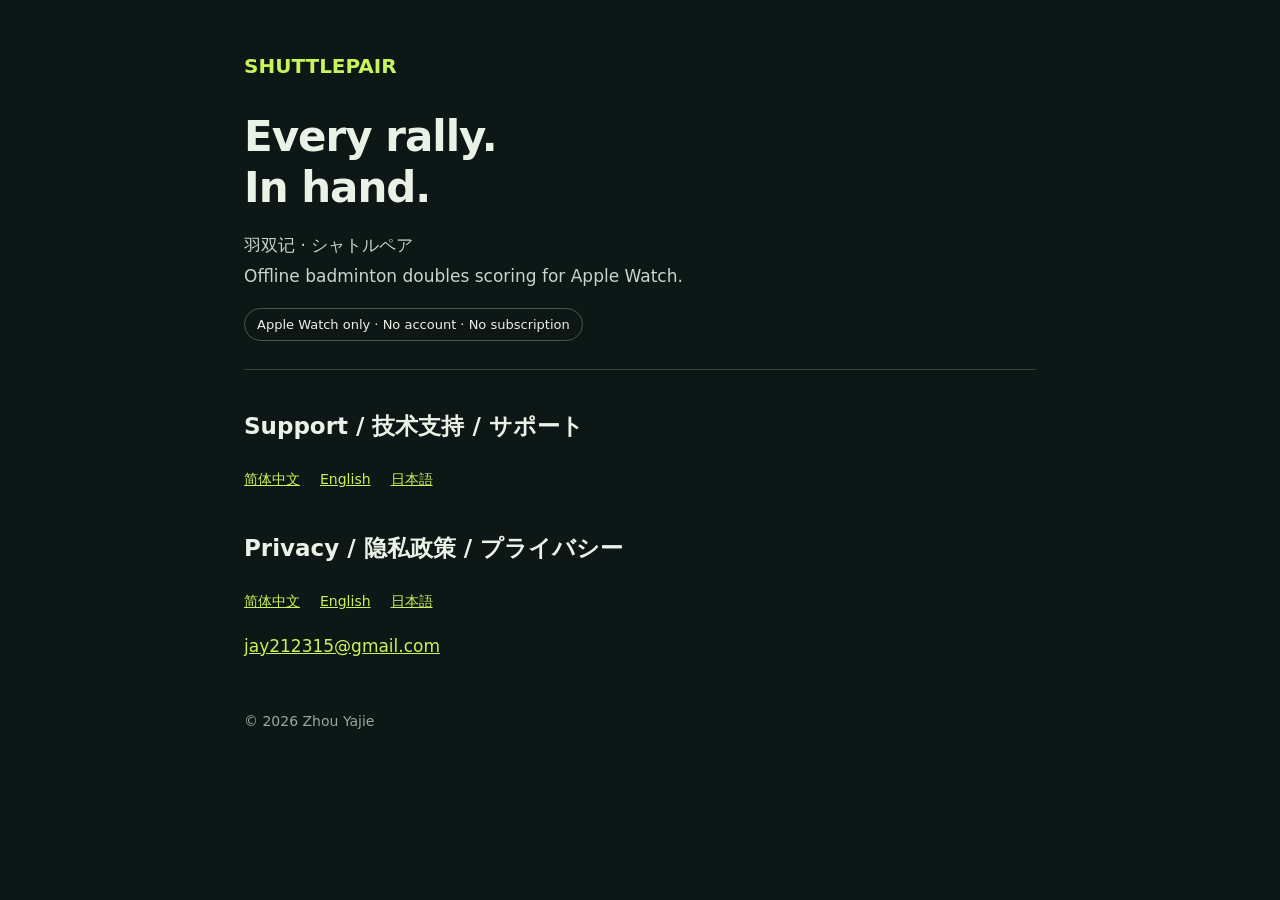
<file: index.html>
<!doctype html><html lang="en"><head><meta charset="utf-8"><meta name="viewport" content="width=device-width,initial-scale=1"><title>ShuttlePair · 羽双记 · シャトルペア</title><link rel="stylesheet" href="style.css"></head><body><main><header><div class="brand">SHUTTLEPAIR</div><h1>Every rally.<br>In hand.</h1><p>羽双记 · シャトルペア<br>Offline badminton doubles scoring for Apple Watch.</p><span class="badge">Apple Watch only · No account · No subscription</span></header><h2>Support / 技术支持 / サポート</h2><nav><a href="zh-Hans/support.html">简体中文</a><a href="en/support.html">English</a><a href="ja/support.html">日本語</a></nav><h2>Privacy / 隐私政策 / プライバシー</h2><nav><a href="zh-Hans/privacy.html">简体中文</a><a href="en/privacy.html">English</a><a href="ja/privacy.html">日本語</a></nav><p><a href="mailto:jay212315@gmail.com">jay212315@gmail.com</a></p><footer>© 2026 Zhou Yajie</footer></main></body></html>
</file>
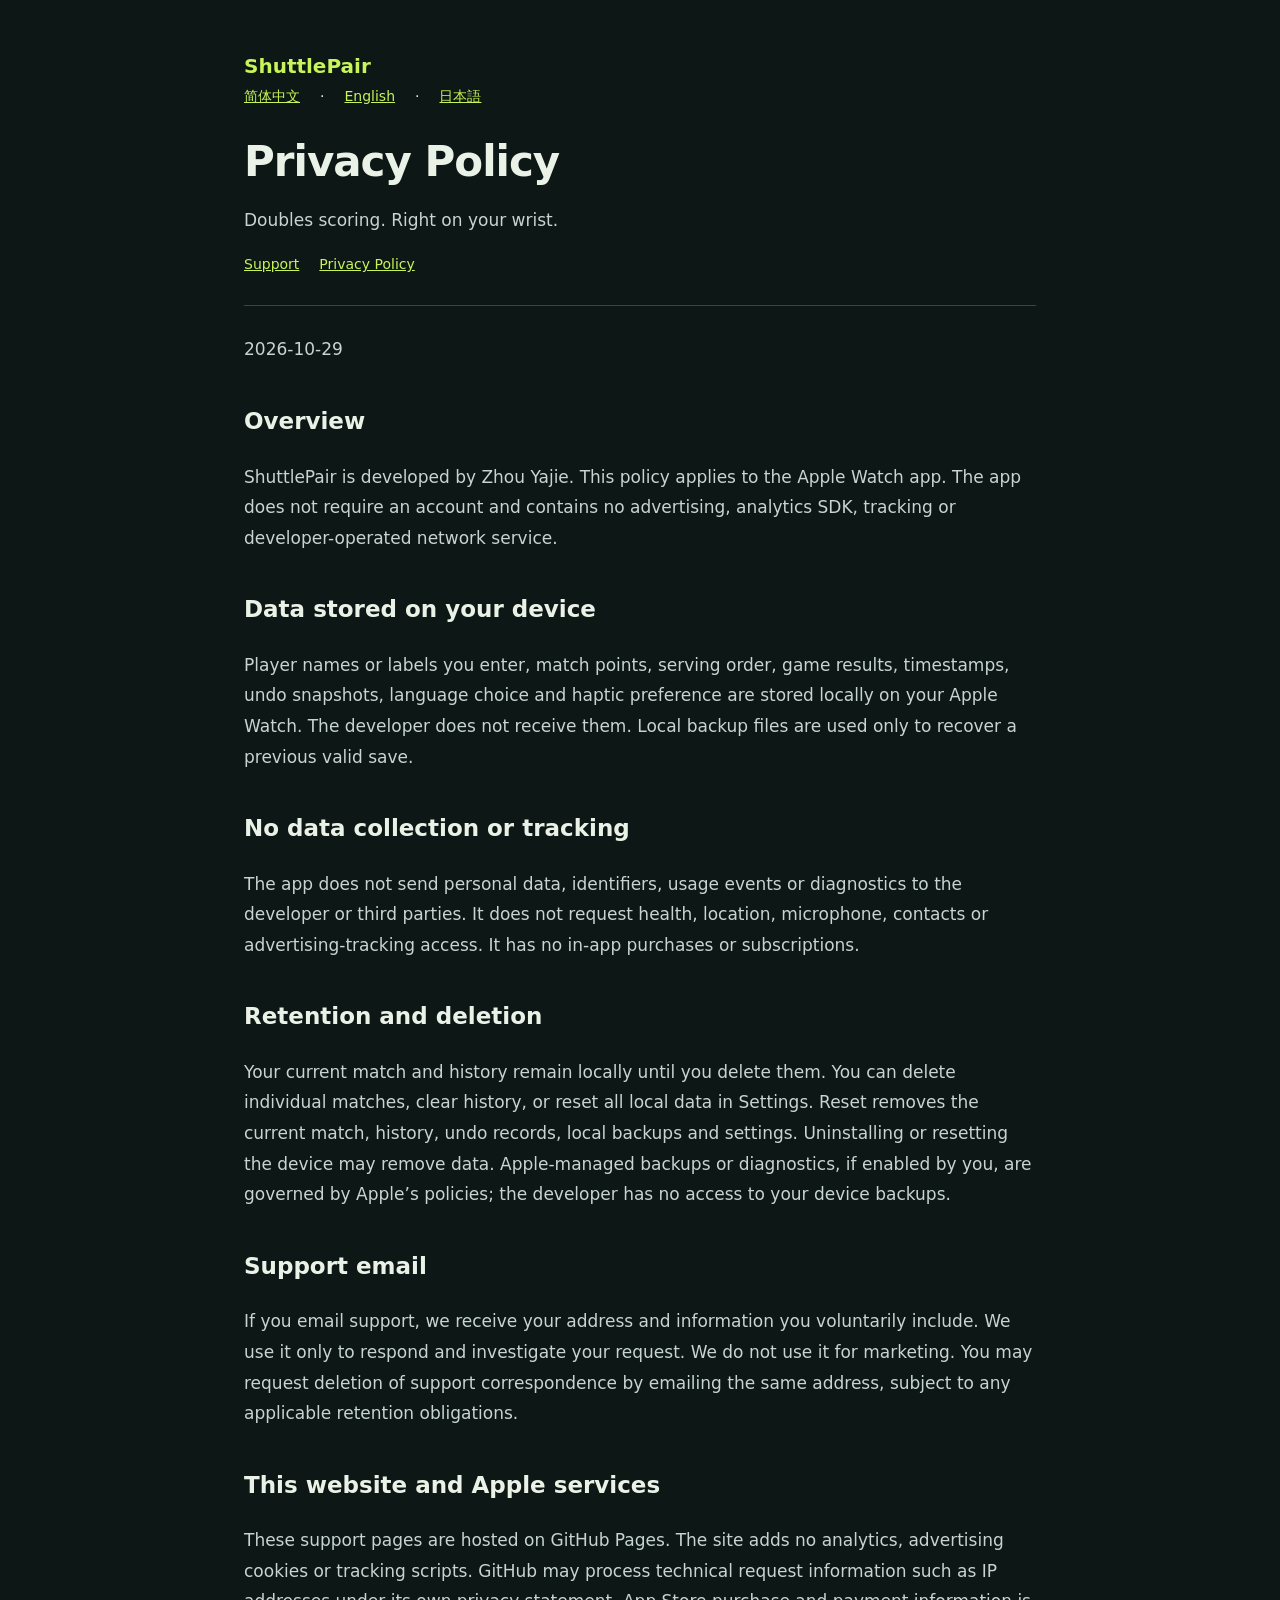
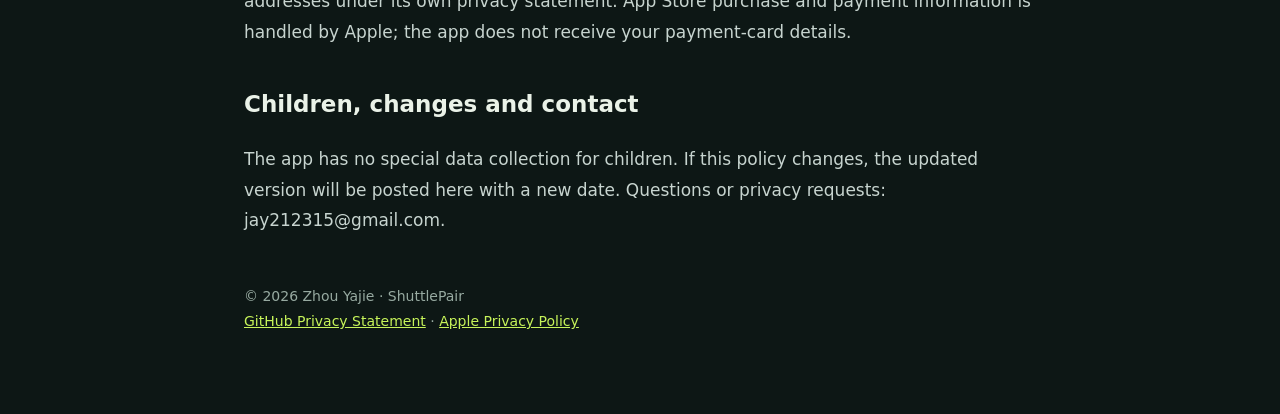
<file: en/privacy.html>
<!doctype html><html lang="en"><head><meta charset="utf-8"><meta name="viewport" content="width=device-width,initial-scale=1"><title>ShuttlePair · Privacy Policy</title><meta name="description" content="An offline, manual badminton doubles scorekeeper for Apple Watch. Track points, service order and service-court positions without an iPhone companion app."><link rel="stylesheet" href="../style.css"></head><body><main><header><div class="brand">ShuttlePair</div><nav><a href="../zh-Hans/privacy.html">简体中文</a> · <a href="../en/privacy.html">English</a> · <a href="../ja/privacy.html">日本語</a></nav><h1>Privacy Policy</h1><p>Doubles scoring. Right on your wrist.</p><nav><a href="support.html">Support</a><a href="privacy.html">Privacy Policy</a></nav></header><p>2026-10-29</p><section><h2>Overview</h2><p>ShuttlePair is developed by Zhou Yajie. This policy applies to the Apple Watch app. The app does not require an account and contains no advertising, analytics SDK, tracking or developer-operated network service.</p></section><section><h2>Data stored on your device</h2><p>Player names or labels you enter, match points, serving order, game results, timestamps, undo snapshots, language choice and haptic preference are stored locally on your Apple Watch. The developer does not receive them. Local backup files are used only to recover a previous valid save.</p></section><section><h2>No data collection or tracking</h2><p>The app does not send personal data, identifiers, usage events or diagnostics to the developer or third parties. It does not request health, location, microphone, contacts or advertising-tracking access. It has no in-app purchases or subscriptions.</p></section><section><h2>Retention and deletion</h2><p>Your current match and history remain locally until you delete them. You can delete individual matches, clear history, or reset all local data in Settings. Reset removes the current match, history, undo records, local backups and settings. Uninstalling or resetting the device may remove data. Apple-managed backups or diagnostics, if enabled by you, are governed by Apple’s policies; the developer has no access to your device backups.</p></section><section><h2>Support email</h2><p>If you email support, we receive your address and information you voluntarily include. We use it only to respond and investigate your request. We do not use it for marketing. You may request deletion of support correspondence by emailing the same address, subject to any applicable retention obligations.</p></section><section><h2>This website and Apple services</h2><p>These support pages are hosted on GitHub Pages. The site adds no analytics, advertising cookies or tracking scripts. GitHub may process technical request information such as IP addresses under its own privacy statement. App Store purchase and payment information is handled by Apple; the app does not receive your payment-card details.</p></section><section><h2>Children, changes and contact</h2><p>The app has no special data collection for children. If this policy changes, the updated version will be posted here with a new date. Questions or privacy requests: jay212315@gmail.com.</p></section><footer>© 2026 Zhou Yajie · ShuttlePair<br><a href="https://docs.github.com/en/site-policy/privacy-policies/github-general-privacy-statement">GitHub Privacy Statement</a> · <a href="https://www.apple.com/legal/privacy/">Apple Privacy Policy</a></footer></main></body></html>
</file>
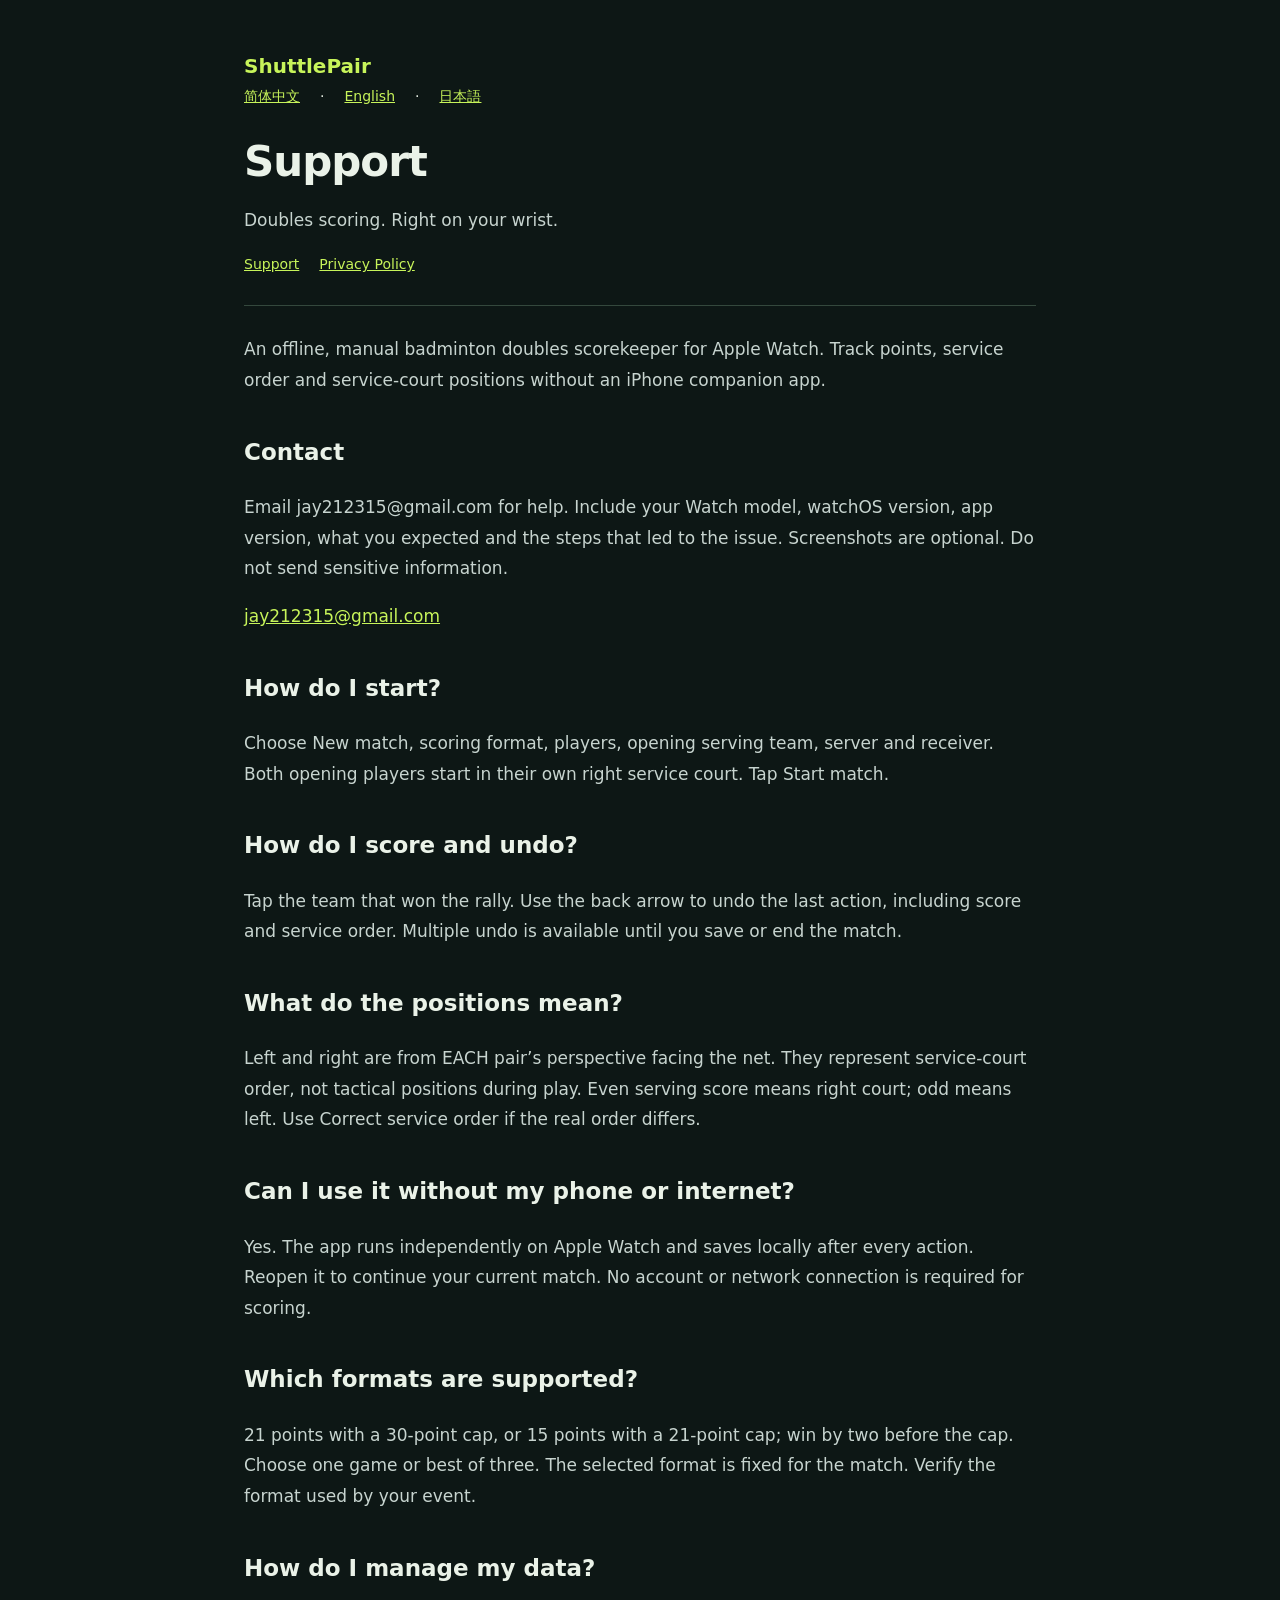
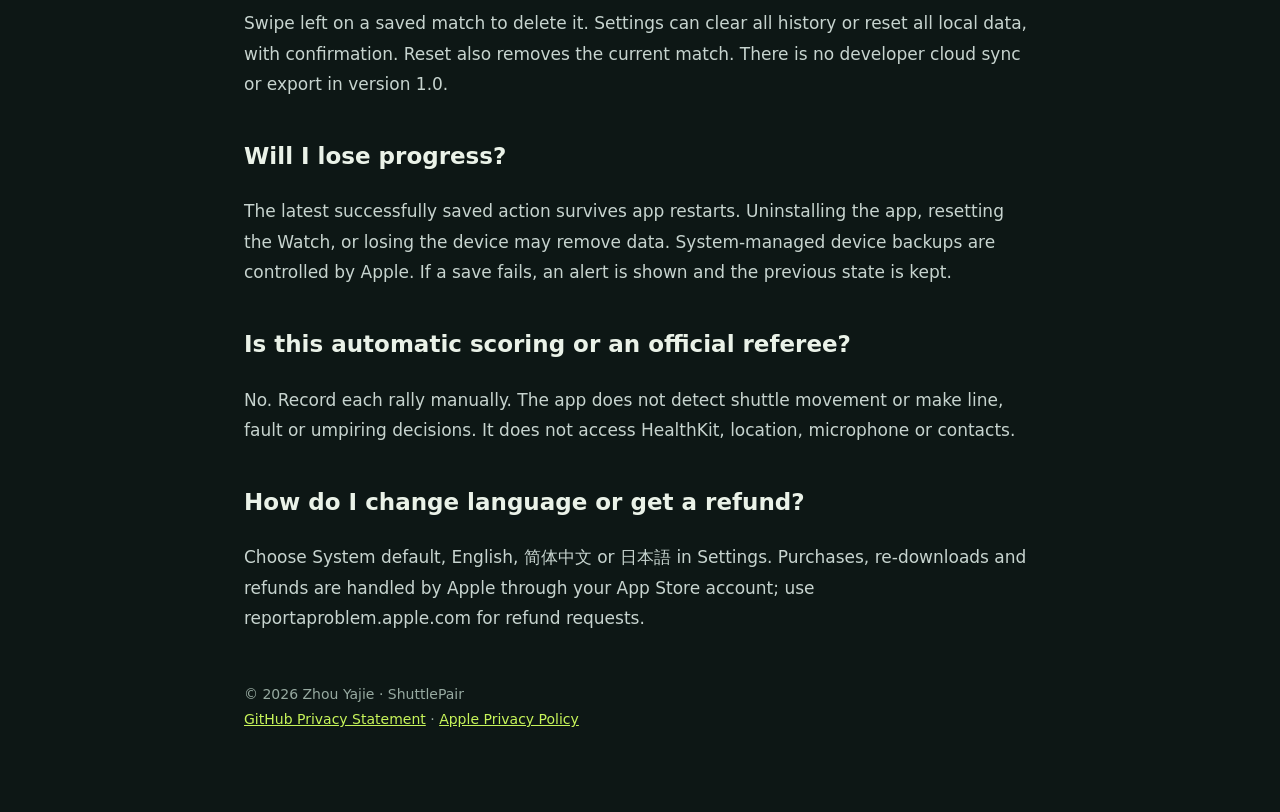
<file: en/support.html>
<!doctype html><html lang="en"><head><meta charset="utf-8"><meta name="viewport" content="width=device-width,initial-scale=1"><title>ShuttlePair · Support</title><meta name="description" content="An offline, manual badminton doubles scorekeeper for Apple Watch. Track points, service order and service-court positions without an iPhone companion app."><link rel="stylesheet" href="../style.css"></head><body><main><header><div class="brand">ShuttlePair</div><nav><a href="../zh-Hans/support.html">简体中文</a> · <a href="../en/support.html">English</a> · <a href="../ja/support.html">日本語</a></nav><h1>Support</h1><p>Doubles scoring. Right on your wrist.</p><nav><a href="support.html">Support</a><a href="privacy.html">Privacy Policy</a></nav></header><p>An offline, manual badminton doubles scorekeeper for Apple Watch. Track points, service order and service-court positions without an iPhone companion app.</p><h2>Contact</h2><p>Email jay212315@gmail.com for help. Include your Watch model, watchOS version, app version, what you expected and the steps that led to the issue. Screenshots are optional. Do not send sensitive information.</p><p><a href="mailto:jay212315@gmail.com">jay212315@gmail.com</a></p><section><h2>How do I start?</h2><p>Choose New match, scoring format, players, opening serving team, server and receiver. Both opening players start in their own right service court. Tap Start match.</p></section><section><h2>How do I score and undo?</h2><p>Tap the team that won the rally. Use the back arrow to undo the last action, including score and service order. Multiple undo is available until you save or end the match.</p></section><section><h2>What do the positions mean?</h2><p>Left and right are from EACH pair’s perspective facing the net. They represent service-court order, not tactical positions during play. Even serving score means right court; odd means left. Use Correct service order if the real order differs.</p></section><section><h2>Can I use it without my phone or internet?</h2><p>Yes. The app runs independently on Apple Watch and saves locally after every action. Reopen it to continue your current match. No account or network connection is required for scoring.</p></section><section><h2>Which formats are supported?</h2><p>21 points with a 30-point cap, or 15 points with a 21-point cap; win by two before the cap. Choose one game or best of three. The selected format is fixed for the match. Verify the format used by your event.</p></section><section><h2>How do I manage my data?</h2><p>Swipe left on a saved match to delete it. Settings can clear all history or reset all local data, with confirmation. Reset also removes the current match. There is no developer cloud sync or export in version 1.0.</p></section><section><h2>Will I lose progress?</h2><p>The latest successfully saved action survives app restarts. Uninstalling the app, resetting the Watch, or losing the device may remove data. System-managed device backups are controlled by Apple. If a save fails, an alert is shown and the previous state is kept.</p></section><section><h2>Is this automatic scoring or an official referee?</h2><p>No. Record each rally manually. The app does not detect shuttle movement or make line, fault or umpiring decisions. It does not access HealthKit, location, microphone or contacts.</p></section><section><h2>How do I change language or get a refund?</h2><p>Choose System default, English, 简体中文 or 日本語 in Settings. Purchases, re-downloads and refunds are handled by Apple through your App Store account; use reportaproblem.apple.com for refund requests.</p></section><footer>© 2026 Zhou Yajie · ShuttlePair<br><a href="https://docs.github.com/en/site-policy/privacy-policies/github-general-privacy-statement">GitHub Privacy Statement</a> · <a href="https://www.apple.com/legal/privacy/">Apple Privacy Policy</a></footer></main></body></html>
</file>
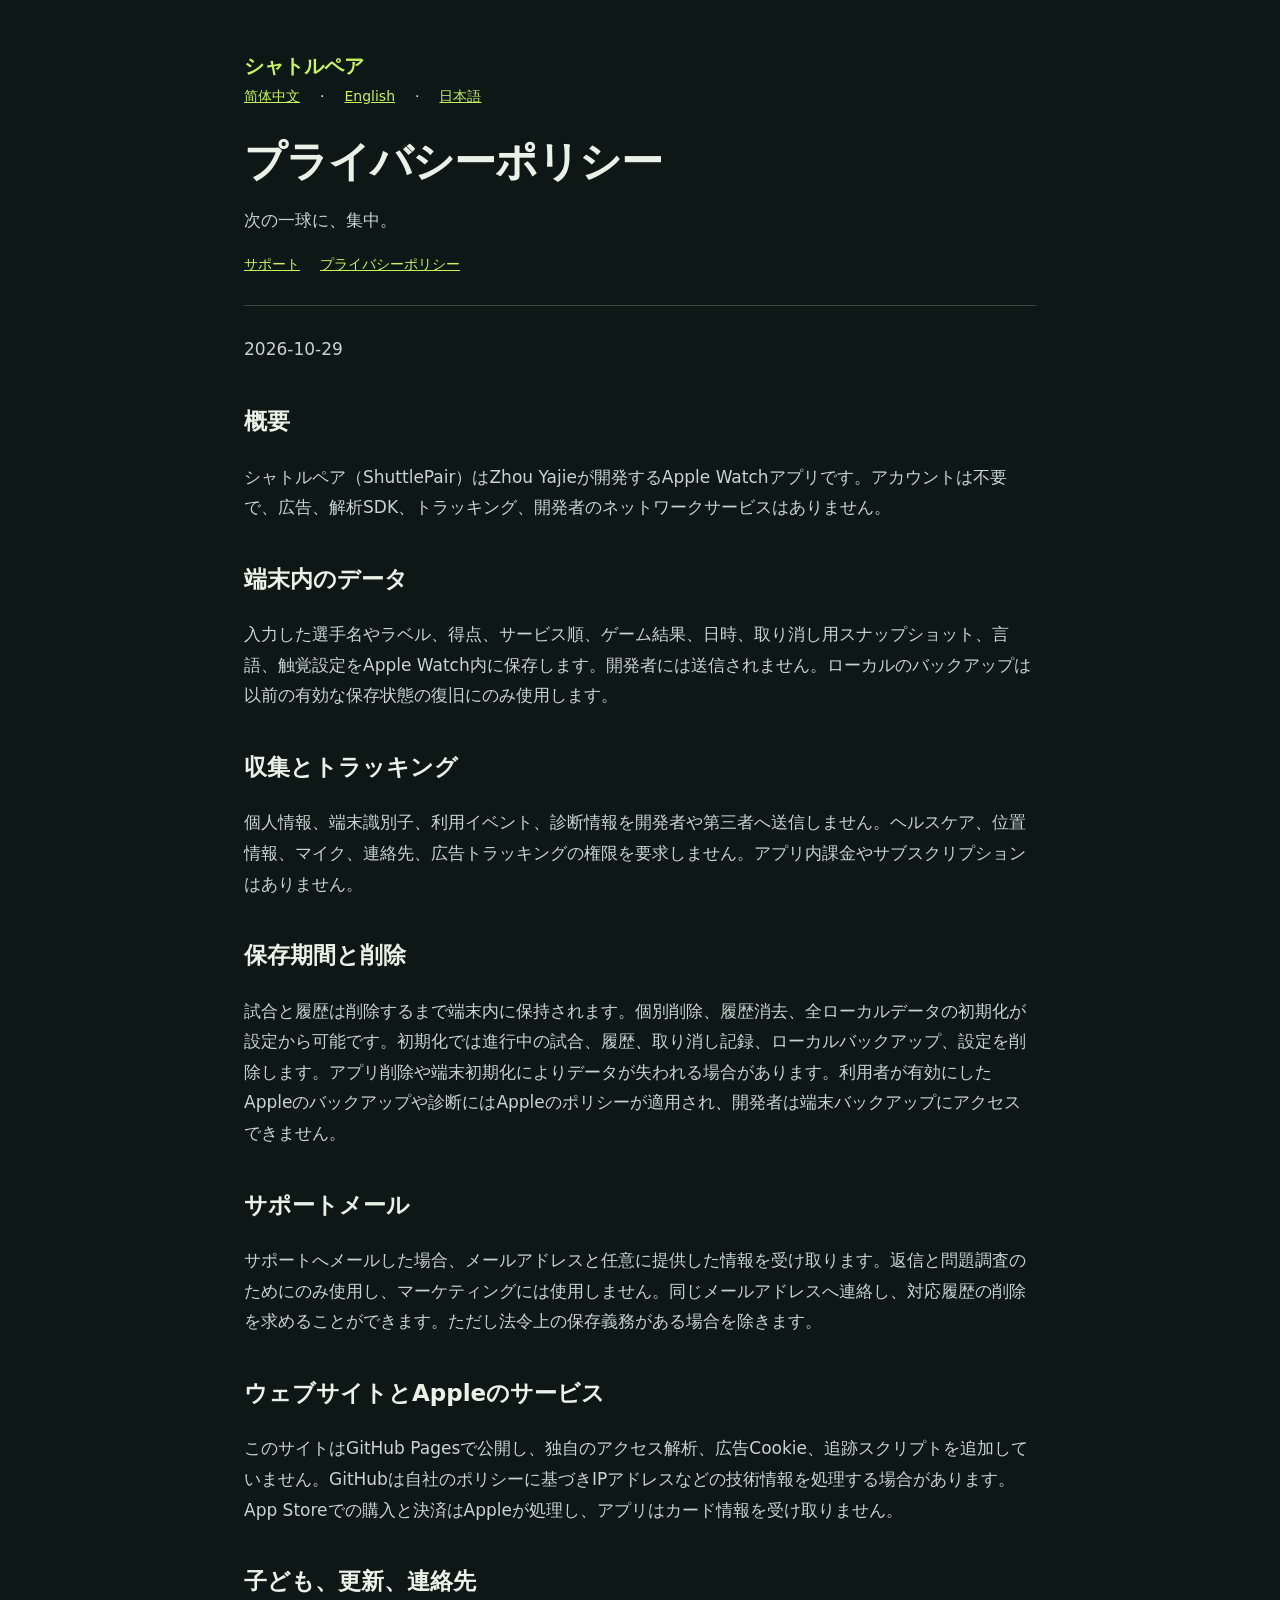
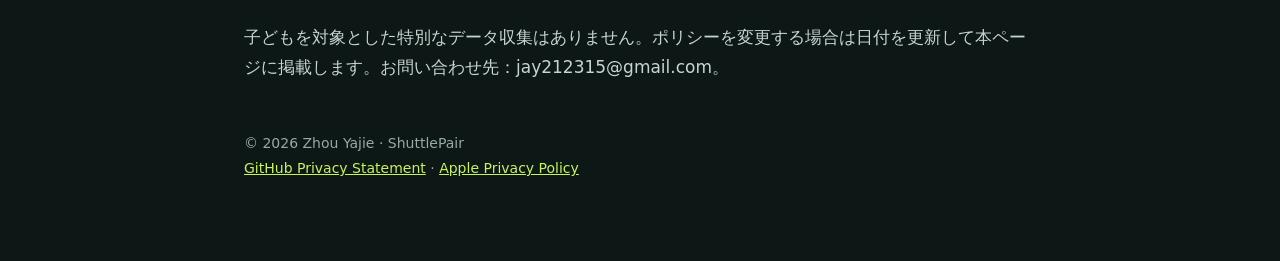
<file: ja/privacy.html>
<!doctype html><html lang="ja"><head><meta charset="utf-8"><meta name="viewport" content="width=device-width,initial-scale=1"><title>シャトルペア · プライバシーポリシー</title><meta name="description" content="Apple Watch専用のオフライン・バドミントンダブルス手動スコアアプリ。得点、サービス順、サービスコートの位置を記録します。iPhoneの連携アプリは不要です。"><link rel="stylesheet" href="../style.css"></head><body><main><header><div class="brand">シャトルペア</div><nav><a href="../zh-Hans/privacy.html">简体中文</a> · <a href="../en/privacy.html">English</a> · <a href="../ja/privacy.html">日本語</a></nav><h1>プライバシーポリシー</h1><p>次の一球に、集中。</p><nav><a href="support.html">サポート</a><a href="privacy.html">プライバシーポリシー</a></nav></header><p>2026-10-29</p><section><h2>概要</h2><p>シャトルペア（ShuttlePair）はZhou Yajieが開発するApple Watchアプリです。アカウントは不要で、広告、解析SDK、トラッキング、開発者のネットワークサービスはありません。</p></section><section><h2>端末内のデータ</h2><p>入力した選手名やラベル、得点、サービス順、ゲーム結果、日時、取り消し用スナップショット、言語、触覚設定をApple Watch内に保存します。開発者には送信されません。ローカルのバックアップは以前の有効な保存状態の復旧にのみ使用します。</p></section><section><h2>収集とトラッキング</h2><p>個人情報、端末識別子、利用イベント、診断情報を開発者や第三者へ送信しません。ヘルスケア、位置情報、マイク、連絡先、広告トラッキングの権限を要求しません。アプリ内課金やサブスクリプションはありません。</p></section><section><h2>保存期間と削除</h2><p>試合と履歴は削除するまで端末内に保持されます。個別削除、履歴消去、全ローカルデータの初期化が設定から可能です。初期化では進行中の試合、履歴、取り消し記録、ローカルバックアップ、設定を削除します。アプリ削除や端末初期化によりデータが失われる場合があります。利用者が有効にしたAppleのバックアップや診断にはAppleのポリシーが適用され、開発者は端末バックアップにアクセスできません。</p></section><section><h2>サポートメール</h2><p>サポートへメールした場合、メールアドレスと任意に提供した情報を受け取ります。返信と問題調査のためにのみ使用し、マーケティングには使用しません。同じメールアドレスへ連絡し、対応履歴の削除を求めることができます。ただし法令上の保存義務がある場合を除きます。</p></section><section><h2>ウェブサイトとAppleのサービス</h2><p>このサイトはGitHub Pagesで公開し、独自のアクセス解析、広告Cookie、追跡スクリプトを追加していません。GitHubは自社のポリシーに基づきIPアドレスなどの技術情報を処理する場合があります。App Storeでの購入と決済はAppleが処理し、アプリはカード情報を受け取りません。</p></section><section><h2>子ども、更新、連絡先</h2><p>子どもを対象とした特別なデータ収集はありません。ポリシーを変更する場合は日付を更新して本ページに掲載します。お問い合わせ先：jay212315@gmail.com。</p></section><footer>© 2026 Zhou Yajie · ShuttlePair<br><a href="https://docs.github.com/en/site-policy/privacy-policies/github-general-privacy-statement">GitHub Privacy Statement</a> · <a href="https://www.apple.com/legal/privacy/">Apple Privacy Policy</a></footer></main></body></html>
</file>
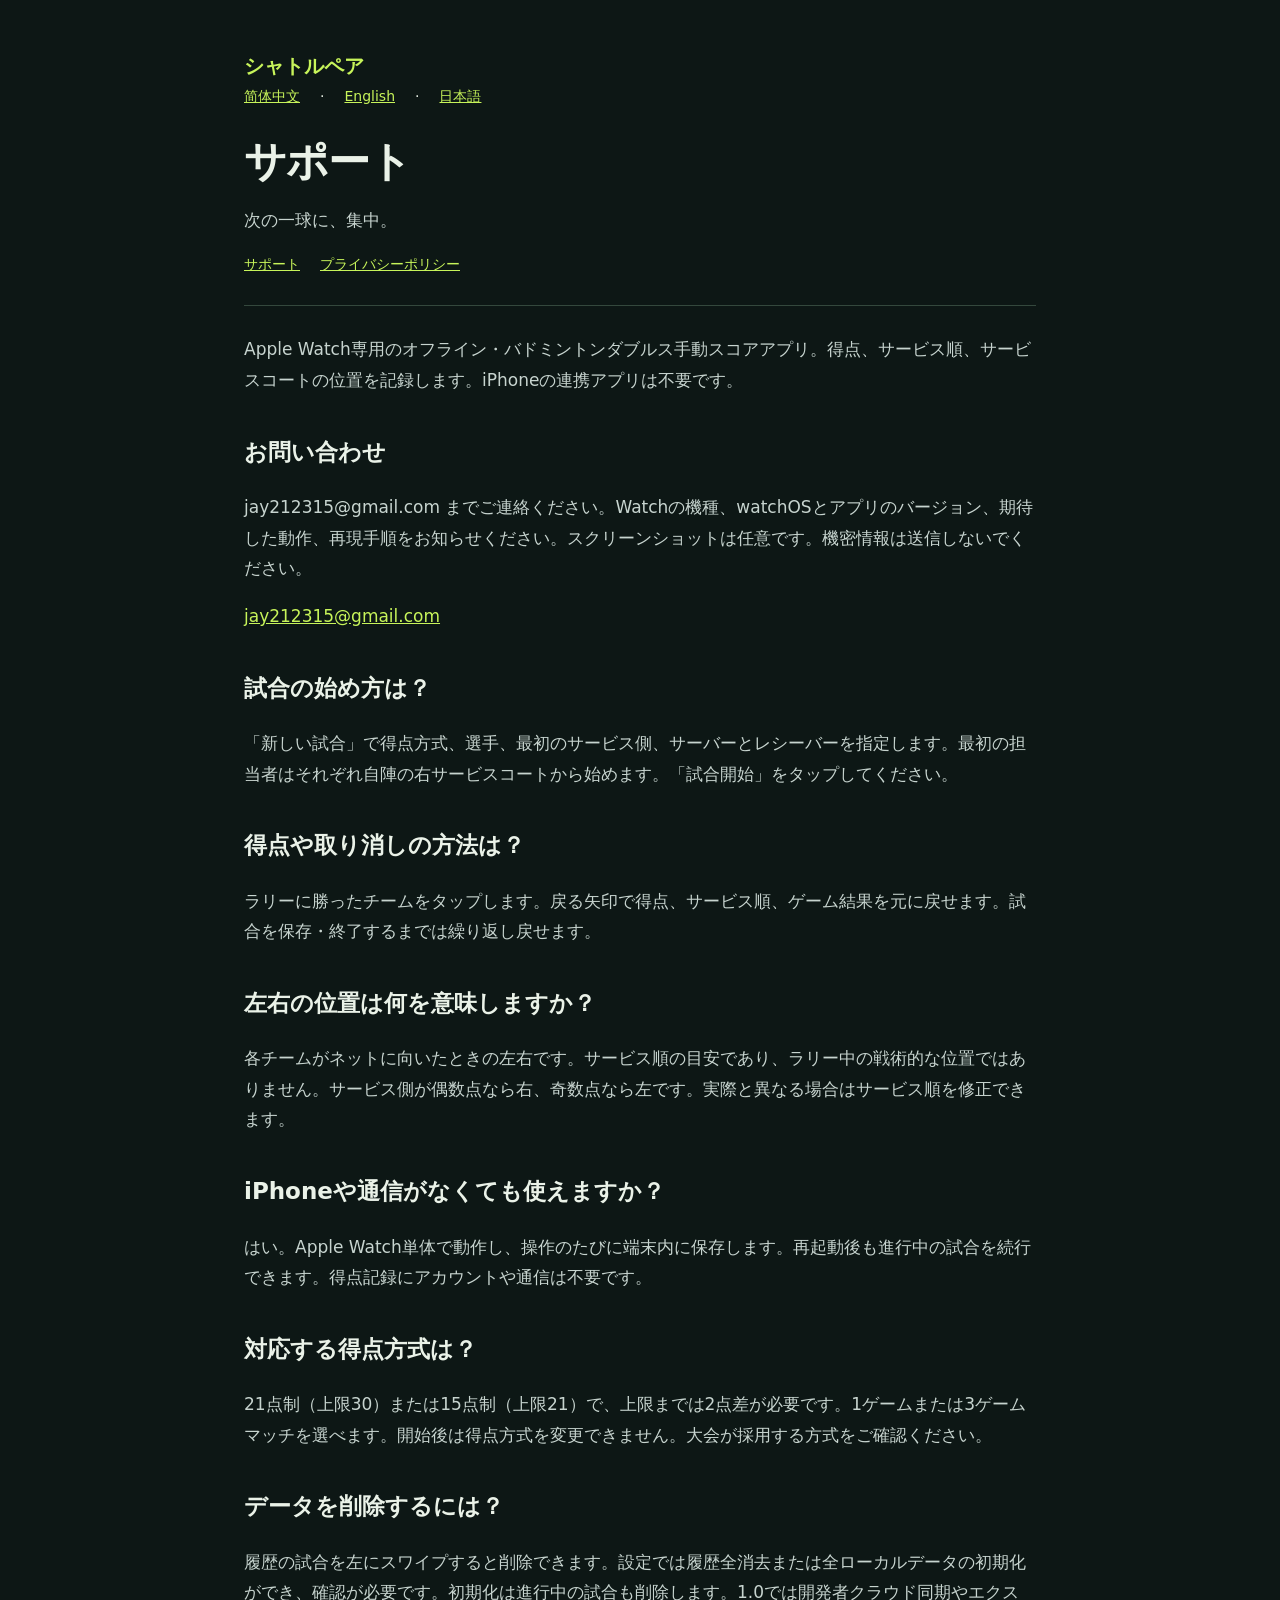
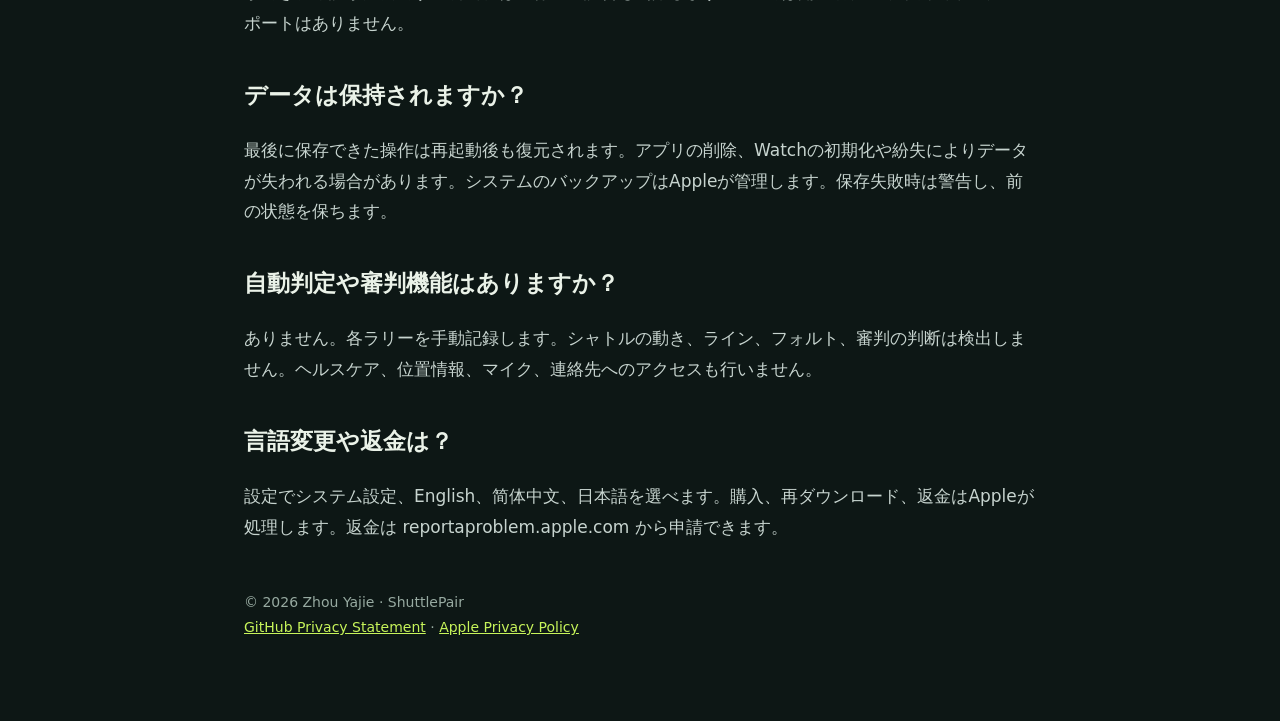
<file: ja/support.html>
<!doctype html><html lang="ja"><head><meta charset="utf-8"><meta name="viewport" content="width=device-width,initial-scale=1"><title>シャトルペア · サポート</title><meta name="description" content="Apple Watch専用のオフライン・バドミントンダブルス手動スコアアプリ。得点、サービス順、サービスコートの位置を記録します。iPhoneの連携アプリは不要です。"><link rel="stylesheet" href="../style.css"></head><body><main><header><div class="brand">シャトルペア</div><nav><a href="../zh-Hans/support.html">简体中文</a> · <a href="../en/support.html">English</a> · <a href="../ja/support.html">日本語</a></nav><h1>サポート</h1><p>次の一球に、集中。</p><nav><a href="support.html">サポート</a><a href="privacy.html">プライバシーポリシー</a></nav></header><p>Apple Watch専用のオフライン・バドミントンダブルス手動スコアアプリ。得点、サービス順、サービスコートの位置を記録します。iPhoneの連携アプリは不要です。</p><h2>お問い合わせ</h2><p>jay212315@gmail.com までご連絡ください。Watchの機種、watchOSとアプリのバージョン、期待した動作、再現手順をお知らせください。スクリーンショットは任意です。機密情報は送信しないでください。</p><p><a href="mailto:jay212315@gmail.com">jay212315@gmail.com</a></p><section><h2>試合の始め方は？</h2><p>「新しい試合」で得点方式、選手、最初のサービス側、サーバーとレシーバーを指定します。最初の担当者はそれぞれ自陣の右サービスコートから始めます。「試合開始」をタップしてください。</p></section><section><h2>得点や取り消しの方法は？</h2><p>ラリーに勝ったチームをタップします。戻る矢印で得点、サービス順、ゲーム結果を元に戻せます。試合を保存・終了するまでは繰り返し戻せます。</p></section><section><h2>左右の位置は何を意味しますか？</h2><p>各チームがネットに向いたときの左右です。サービス順の目安であり、ラリー中の戦術的な位置ではありません。サービス側が偶数点なら右、奇数点なら左です。実際と異なる場合はサービス順を修正できます。</p></section><section><h2>iPhoneや通信がなくても使えますか？</h2><p>はい。Apple Watch単体で動作し、操作のたびに端末内に保存します。再起動後も進行中の試合を続行できます。得点記録にアカウントや通信は不要です。</p></section><section><h2>対応する得点方式は？</h2><p>21点制（上限30）または15点制（上限21）で、上限までは2点差が必要です。1ゲームまたは3ゲームマッチを選べます。開始後は得点方式を変更できません。大会が採用する方式をご確認ください。</p></section><section><h2>データを削除するには？</h2><p>履歴の試合を左にスワイプすると削除できます。設定では履歴全消去または全ローカルデータの初期化ができ、確認が必要です。初期化は進行中の試合も削除します。1.0では開発者クラウド同期やエクスポートはありません。</p></section><section><h2>データは保持されますか？</h2><p>最後に保存できた操作は再起動後も復元されます。アプリの削除、Watchの初期化や紛失によりデータが失われる場合があります。システムのバックアップはAppleが管理します。保存失敗時は警告し、前の状態を保ちます。</p></section><section><h2>自動判定や審判機能はありますか？</h2><p>ありません。各ラリーを手動記録します。シャトルの動き、ライン、フォルト、審判の判断は検出しません。ヘルスケア、位置情報、マイク、連絡先へのアクセスも行いません。</p></section><section><h2>言語変更や返金は？</h2><p>設定でシステム設定、English、简体中文、日本語を選べます。購入、再ダウンロード、返金はAppleが処理します。返金は reportaproblem.apple.com から申請できます。</p></section><footer>© 2026 Zhou Yajie · ShuttlePair<br><a href="https://docs.github.com/en/site-policy/privacy-policies/github-general-privacy-statement">GitHub Privacy Statement</a> · <a href="https://www.apple.com/legal/privacy/">Apple Privacy Policy</a></footer></main></body></html>
</file>
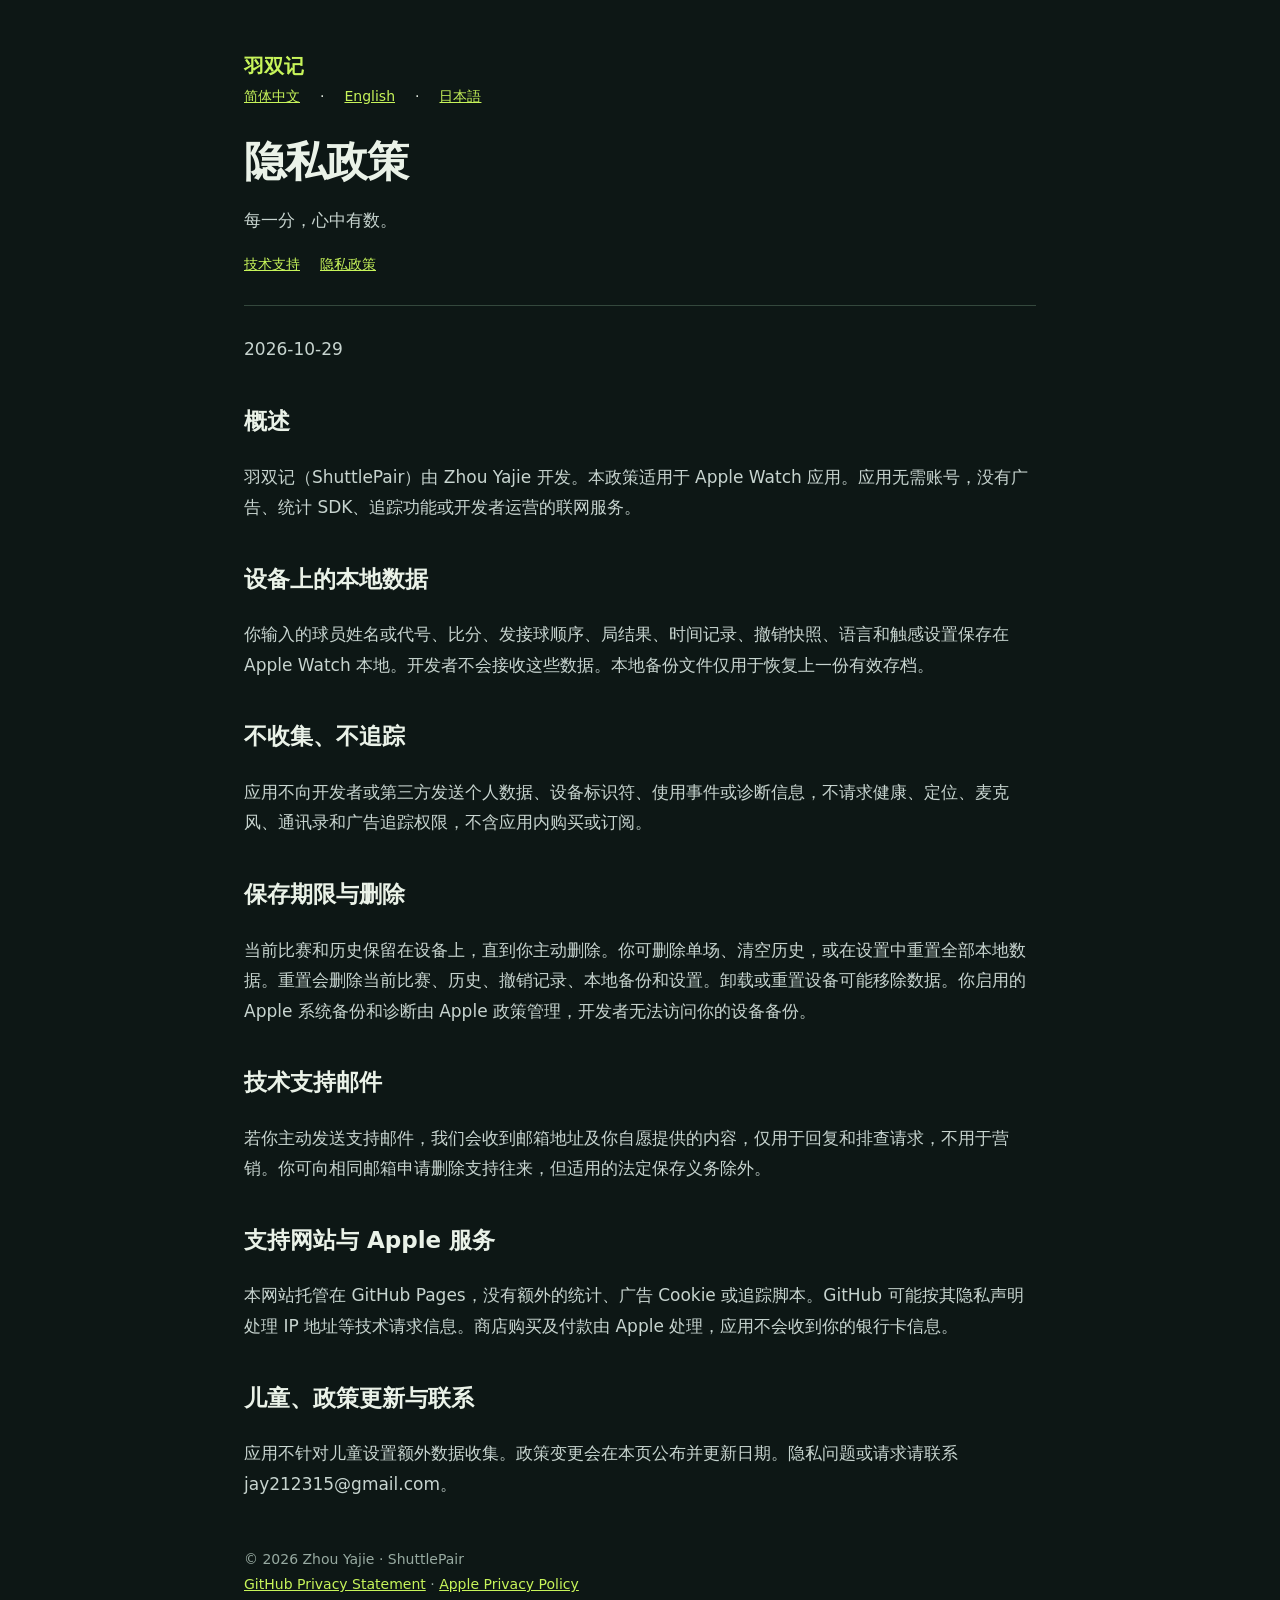
<file: zh-Hans/privacy.html>
<!doctype html><html lang="zh-Hans"><head><meta charset="utf-8"><meta name="viewport" content="width=device-width,initial-scale=1"><title>羽双记 · 隐私政策</title><meta name="description" content="仅适用于 Apple Watch 的本地羽毛球双打手动记分工具。记录比分、发接球顺序和发球区站位，无需 iPhone 配套应用。"><link rel="stylesheet" href="../style.css"></head><body><main><header><div class="brand">羽双记</div><nav><a href="../zh-Hans/privacy.html">简体中文</a> · <a href="../en/privacy.html">English</a> · <a href="../ja/privacy.html">日本語</a></nav><h1>隐私政策</h1><p>每一分，心中有数。</p><nav><a href="support.html">技术支持</a><a href="privacy.html">隐私政策</a></nav></header><p>2026-10-29</p><section><h2>概述</h2><p>羽双记（ShuttlePair）由 Zhou Yajie 开发。本政策适用于 Apple Watch 应用。应用无需账号，没有广告、统计 SDK、追踪功能或开发者运营的联网服务。</p></section><section><h2>设备上的本地数据</h2><p>你输入的球员姓名或代号、比分、发接球顺序、局结果、时间记录、撤销快照、语言和触感设置保存在 Apple Watch 本地。开发者不会接收这些数据。本地备份文件仅用于恢复上一份有效存档。</p></section><section><h2>不收集、不追踪</h2><p>应用不向开发者或第三方发送个人数据、设备标识符、使用事件或诊断信息，不请求健康、定位、麦克风、通讯录和广告追踪权限，不含应用内购买或订阅。</p></section><section><h2>保存期限与删除</h2><p>当前比赛和历史保留在设备上，直到你主动删除。你可删除单场、清空历史，或在设置中重置全部本地数据。重置会删除当前比赛、历史、撤销记录、本地备份和设置。卸载或重置设备可能移除数据。你启用的 Apple 系统备份和诊断由 Apple 政策管理，开发者无法访问你的设备备份。</p></section><section><h2>技术支持邮件</h2><p>若你主动发送支持邮件，我们会收到邮箱地址及你自愿提供的内容，仅用于回复和排查请求，不用于营销。你可向相同邮箱申请删除支持往来，但适用的法定保存义务除外。</p></section><section><h2>支持网站与 Apple 服务</h2><p>本网站托管在 GitHub Pages，没有额外的统计、广告 Cookie 或追踪脚本。GitHub 可能按其隐私声明处理 IP 地址等技术请求信息。商店购买及付款由 Apple 处理，应用不会收到你的银行卡信息。</p></section><section><h2>儿童、政策更新与联系</h2><p>应用不针对儿童设置额外数据收集。政策变更会在本页公布并更新日期。隐私问题或请求请联系 jay212315@gmail.com。</p></section><footer>© 2026 Zhou Yajie · ShuttlePair<br><a href="https://docs.github.com/en/site-policy/privacy-policies/github-general-privacy-statement">GitHub Privacy Statement</a> · <a href="https://www.apple.com/legal/privacy/">Apple Privacy Policy</a></footer></main></body></html>
</file>
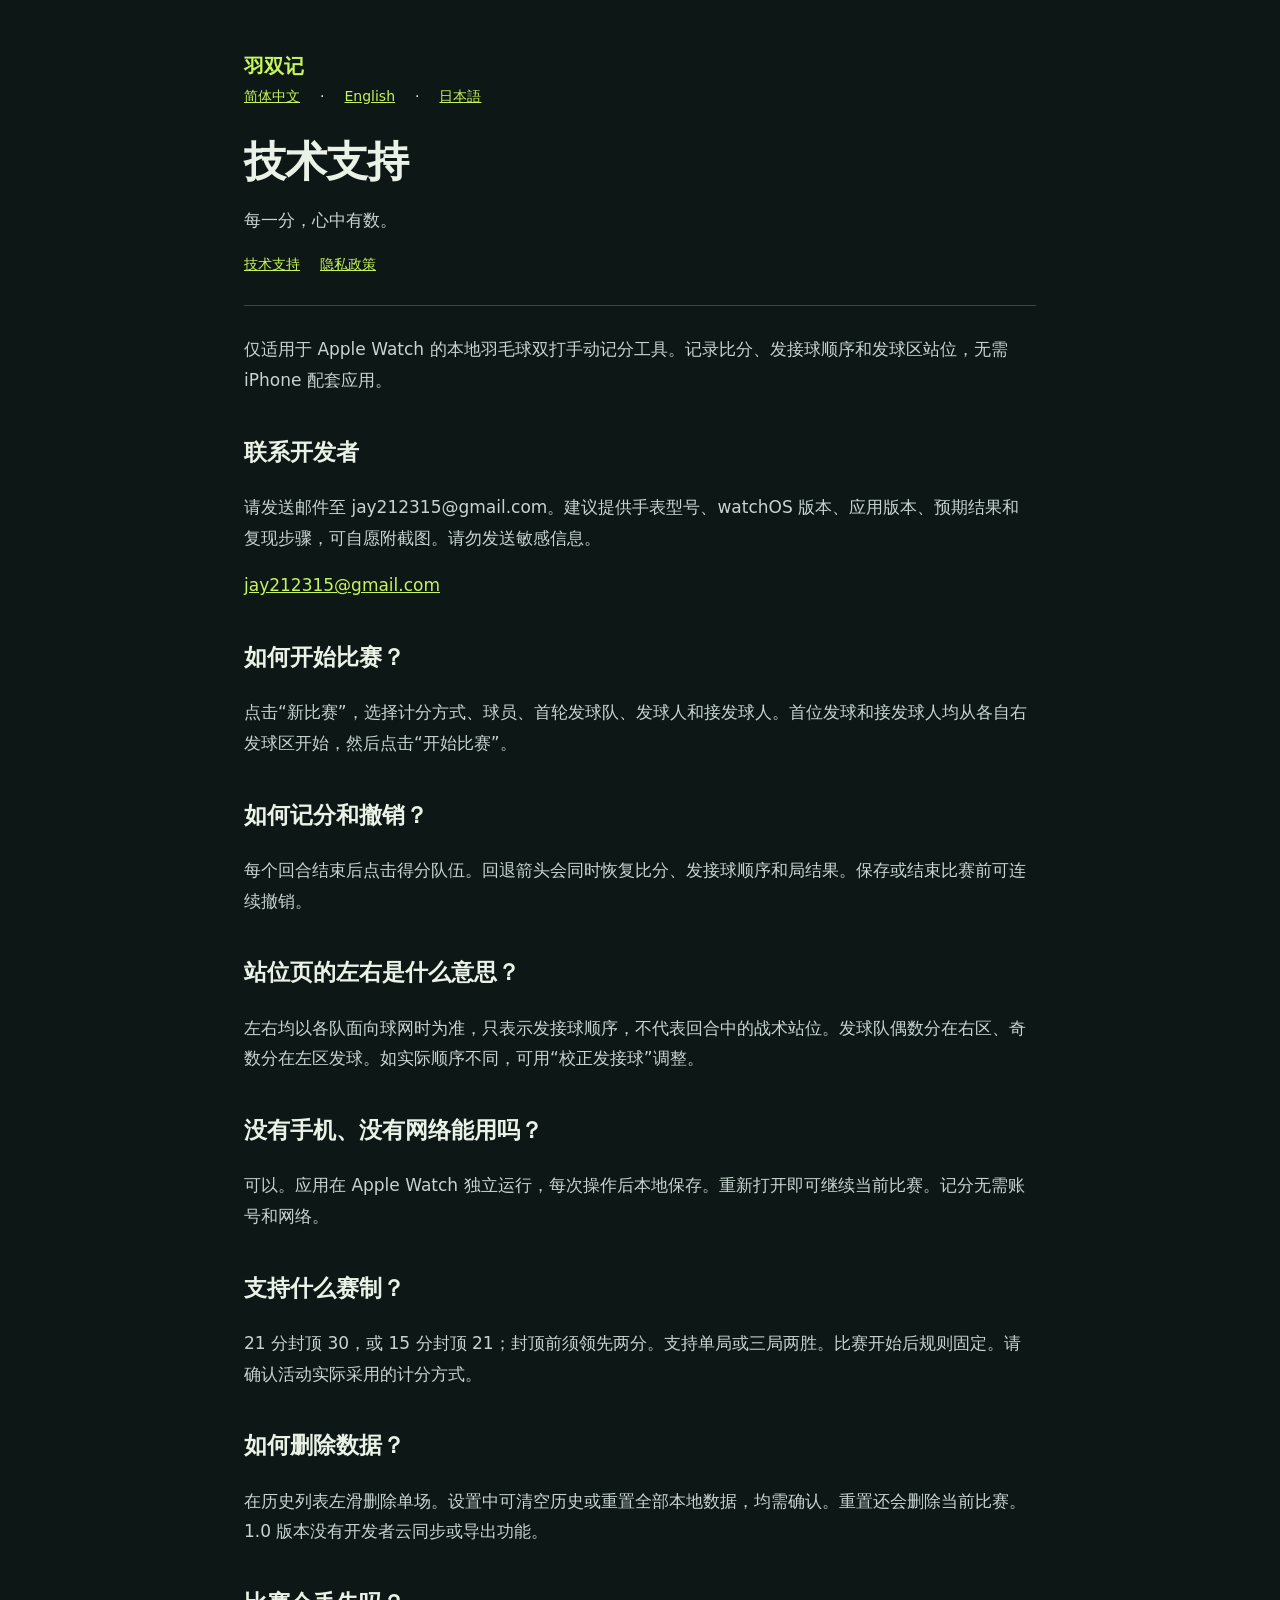
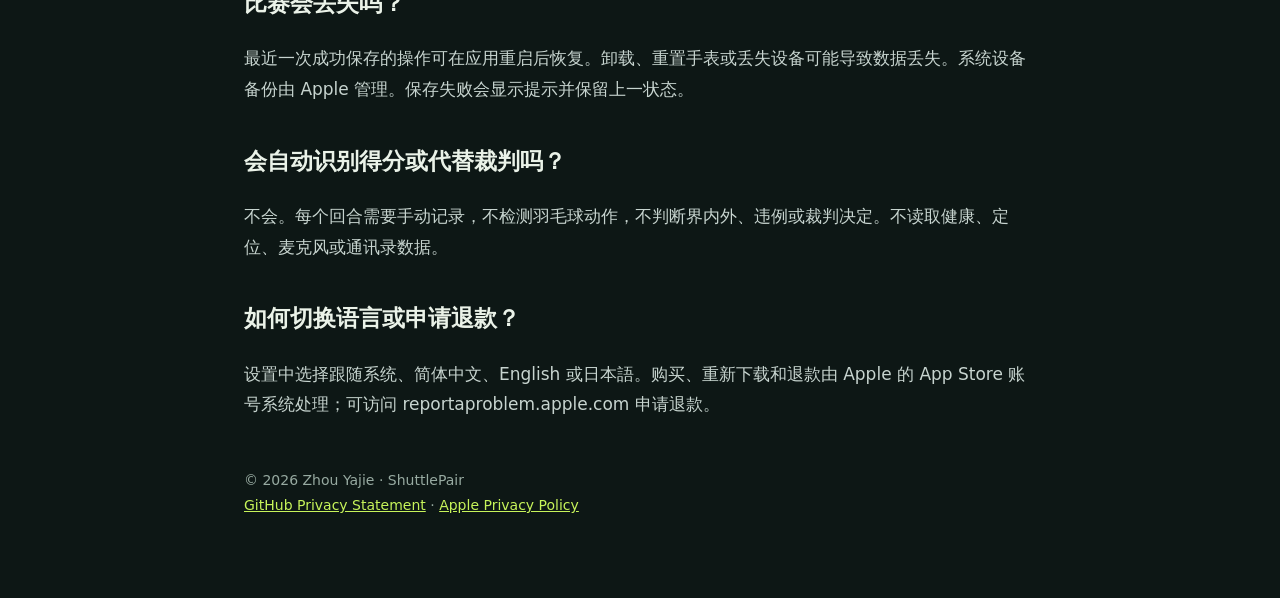
<file: zh-Hans/support.html>
<!doctype html><html lang="zh-Hans"><head><meta charset="utf-8"><meta name="viewport" content="width=device-width,initial-scale=1"><title>羽双记 · 技术支持</title><meta name="description" content="仅适用于 Apple Watch 的本地羽毛球双打手动记分工具。记录比分、发接球顺序和发球区站位，无需 iPhone 配套应用。"><link rel="stylesheet" href="../style.css"></head><body><main><header><div class="brand">羽双记</div><nav><a href="../zh-Hans/support.html">简体中文</a> · <a href="../en/support.html">English</a> · <a href="../ja/support.html">日本語</a></nav><h1>技术支持</h1><p>每一分，心中有数。</p><nav><a href="support.html">技术支持</a><a href="privacy.html">隐私政策</a></nav></header><p>仅适用于 Apple Watch 的本地羽毛球双打手动记分工具。记录比分、发接球顺序和发球区站位，无需 iPhone 配套应用。</p><h2>联系开发者</h2><p>请发送邮件至 jay212315@gmail.com。建议提供手表型号、watchOS 版本、应用版本、预期结果和复现步骤，可自愿附截图。请勿发送敏感信息。</p><p><a href="mailto:jay212315@gmail.com">jay212315@gmail.com</a></p><section><h2>如何开始比赛？</h2><p>点击“新比赛”，选择计分方式、球员、首轮发球队、发球人和接发球人。首位发球和接发球人均从各自右发球区开始，然后点击“开始比赛”。</p></section><section><h2>如何记分和撤销？</h2><p>每个回合结束后点击得分队伍。回退箭头会同时恢复比分、发接球顺序和局结果。保存或结束比赛前可连续撤销。</p></section><section><h2>站位页的左右是什么意思？</h2><p>左右均以各队面向球网时为准，只表示发接球顺序，不代表回合中的战术站位。发球队偶数分在右区、奇数分在左区发球。如实际顺序不同，可用“校正发接球”调整。</p></section><section><h2>没有手机、没有网络能用吗？</h2><p>可以。应用在 Apple Watch 独立运行，每次操作后本地保存。重新打开即可继续当前比赛。记分无需账号和网络。</p></section><section><h2>支持什么赛制？</h2><p>21 分封顶 30，或 15 分封顶 21；封顶前须领先两分。支持单局或三局两胜。比赛开始后规则固定。请确认活动实际采用的计分方式。</p></section><section><h2>如何删除数据？</h2><p>在历史列表左滑删除单场。设置中可清空历史或重置全部本地数据，均需确认。重置还会删除当前比赛。1.0 版本没有开发者云同步或导出功能。</p></section><section><h2>比赛会丢失吗？</h2><p>最近一次成功保存的操作可在应用重启后恢复。卸载、重置手表或丢失设备可能导致数据丢失。系统设备备份由 Apple 管理。保存失败会显示提示并保留上一状态。</p></section><section><h2>会自动识别得分或代替裁判吗？</h2><p>不会。每个回合需要手动记录，不检测羽毛球动作，不判断界内外、违例或裁判决定。不读取健康、定位、麦克风或通讯录数据。</p></section><section><h2>如何切换语言或申请退款？</h2><p>设置中选择跟随系统、简体中文、English 或日本語。购买、重新下载和退款由 Apple 的 App Store 账号系统处理；可访问 reportaproblem.apple.com 申请退款。</p></section><footer>© 2026 Zhou Yajie · ShuttlePair<br><a href="https://docs.github.com/en/site-policy/privacy-policies/github-general-privacy-statement">GitHub Privacy Statement</a> · <a href="https://www.apple.com/legal/privacy/">Apple Privacy Policy</a></footer></main></body></html>
</file>
<file: style.css>
*{box-sizing:border-box}body{margin:0;background:#0d1715;color:#eaf2e8;font:17px/1.8 system-ui,-apple-system,sans-serif}main{max-width:840px;margin:auto;padding:48px 24px 80px}a{color:#c7f45a}nav{display:flex;gap:20px;flex-wrap:wrap;font-size:14px}h1{font-size:42px;line-height:1.2;letter-spacing:-1px;margin-bottom:16px}h2{font-size:23px;margin-top:36px}p{color:#c7d4cf}header{border-bottom:1px solid #34483d;padding-bottom:28px;margin-bottom:28px}.brand{font-weight:750;color:#c7f45a;font-size:20px}section{margin:28px 0}footer{margin-top:48px;color:#97aaa1;font-size:14px}.badge{display:inline-block;padding:4px 12px;border:1px solid #405d4b;border-radius:20px;font-size:13px}img{width:64px;height:64px;border-radius:16px;vertical-align:middle;margin-right:14px}
</file>
